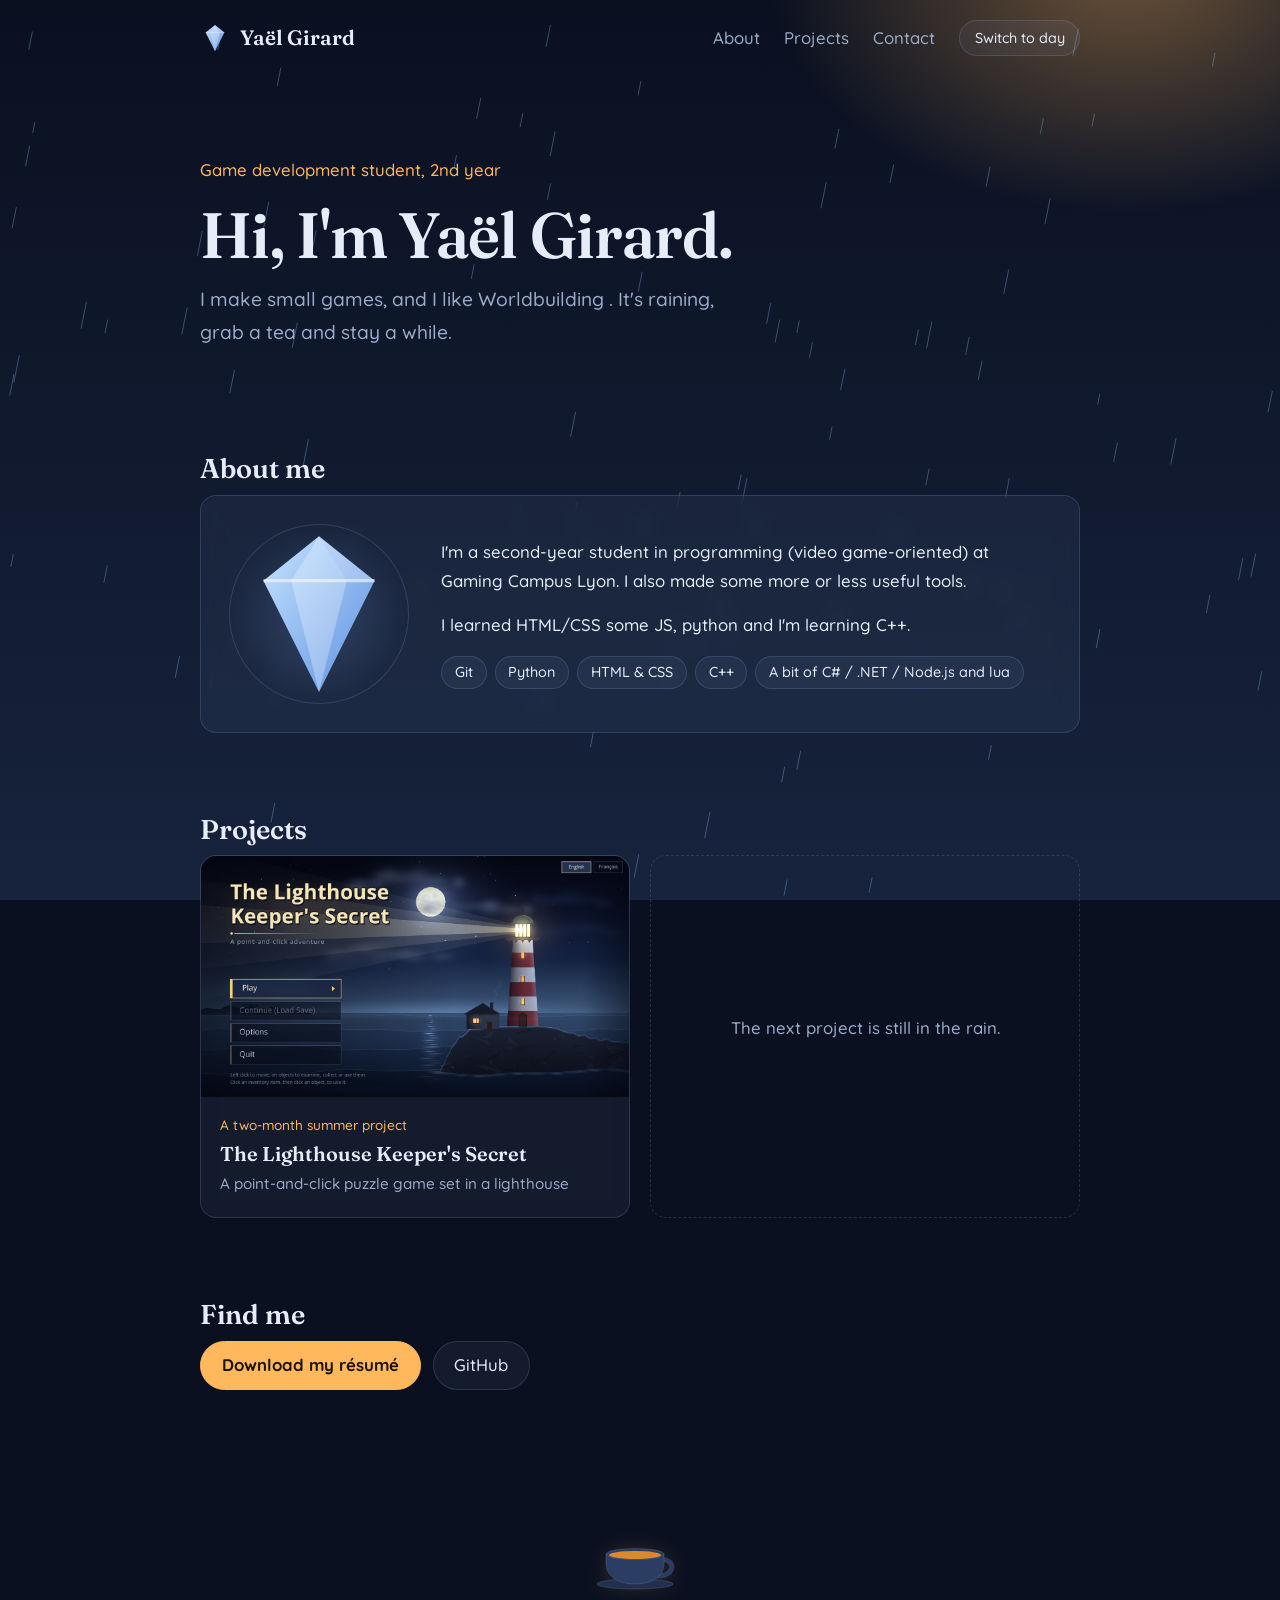
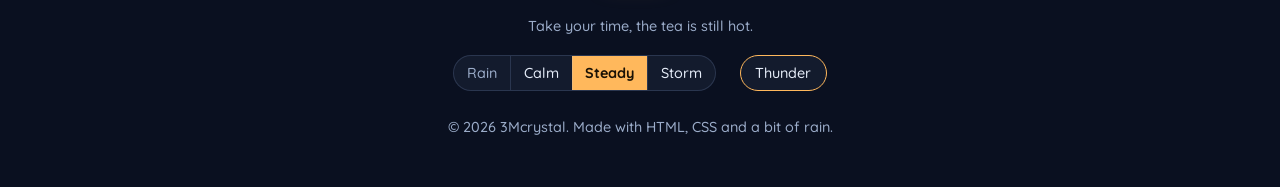
<file: index.html>
<!DOCTYPE html>
<html lang="en">
<head>
  <meta charset="UTF-8">
  <meta name="viewport" content="width=device-width, initial-scale=1.0">
  <title>Yaël Girard |  Developmdent student</title>
  <meta name="description" content="Portfolio of Yaël Girard, second-year student development.">
  <link rel="icon" href="images/crystal.svg" type="image/svg+xml">

  <!-- Gogle Fonts -->
  <link rel="preconnect" href="https://fonts.googleapis.com">
  <link rel="preconnect" href="https://fonts.gstatic.com" crossorigin>
  <link rel="stylesheet" href="https://fonts.googleapis.com/css2?family=Fraunces:opsz,wght@9..144,600&family=Quicksand:wght@500;700&display=swap">

  <link rel="stylesheet" href="style/style.css">
  <script src="js/theme.js"></script>
  <script src="js/rain.js" defer></script>
  <script src="js/thunder.js" defer></script>
</head>
<body>

  <!-- Rain drawing -->
  <canvas id="rain" aria-hidden="true"></canvas>

  <header class="site-header">
    <div class="wrap bar">
      <a class="brand" href="index.html">
        <img src="images/crystal.svg" alt="" width="30" height="30">
        Yaël Girard
      </a>
      <!-- Menu points to sections of this page, -->
      <div class="bar-right">
        <nav aria-label="Main">
          <a href="index.html#about">About</a>
          <a href="index.html#projects">Projects</a>
          <a href="index.html#contact">Contact</a>
        </nav>
        <button type="button" class="pill" id="theme-toggle" hidden>Switch to day</button>
      </div>
    </div>
  </header>

  <main class="wrap">

    <section class="hero">
      <p class="intro">Game development student, 2nd year</p>
      <h1>Hi, I'm Yaël Girard.</h1>
      <p class="lead">I make small games, and I like Worldbuilding <!-- and your mom --> . It's raining, grab a tea and stay a while.</p>
    </section>

    <section id="about">
      <h2>About me</h2>
      <div class="about glass">
        <!-- TODO: replace images/crystal.svg placeholder -->
        <img class="portrait" src="images/crystal.svg" alt="A blue crystal, standing in for a portrait">
        <div>
          <p>I'm a second-year student in programming (video game-oriented) at Gaming Campus Lyon. I also made some more or less useful tools.</p>
          <p>I learned HTML/CSS some JS, python and I'm learning C++.</p>
          <ul class="chips">
            <li>Git</li>
            <li>Python</li>
            <li>HTML &amp; CSS</li>
            <li>C++</li>
            <li>A bit of C# / .NET / Node.js and lua</li>
          </ul>
        </div>
      </div>
    </section>

    <section id="projects">
      <h2>Projects</h2>
      <div class="cards">

        <!-- ONE PROJECT = ONE CARD. -->
        <a class="card glass" href="lighthouse-keeper-secret.html">
          <img src="images/lks.png" alt="Placeholder cover image">
          <div class="card-body">
            <p class="tag">A two-month summer project</p>
            <h3>The Lighthouse Keeper's Secret</h3>
            <p>A point-and-click puzzle game set in a lighthouse <!-- Absolute sherlock Holmes --></p>
          </div>
        </a>

        <div class="card-empty">
          <p>The next project is still in the rain.</p>
        </div>

      </div>
    </section>

    <!--TODO: Upload on Itch.io and do something with linkedIn-->
    <section id="contact">
      <h2>Find me</h2>
      <div class="links">
        <a class="btn btn-main" href="cv.pdf" download>Download my résumé</a>
        <!-- <a class="btn" href="https://itch.io" target="_blank">itch.io</a> -->
        <a class="btn" href="https://github.com/3Mcrystal" target="_blank">GitHub</a>
        <!-- <a class="btn" href="https://www.linkedin.com" target="_blank">LinkedIn</a> -->
      </div>
    </section>

  </main>

  <footer class="site-footer">
    <div class="tea" aria-hidden="true">
      <span class="steam"></span>
      <span class="steam"></span>
      <span class="steam"></span>
      <span class="steam"></span>
      <svg width="100" height="44" viewBox="0 0 100 44">
        <ellipse class="saucer" cx="45" cy="38" rx="38" ry="5"/>
        <path class="handle" d="M70 14 C86 12 86 30 68 30"/>
        <path class="cup" d="M16 8 H74 V18 C74 30 62 38 45 38 C28 38 16 30 16 18 Z"/>
        <ellipse class="cup" cx="45" cy="8" rx="29" ry="5.5"/>
        <ellipse class="tea-surface" cx="45" cy="9" rx="26" ry="4"/>
      </svg>
    </div>
    <p>Take your time, the tea is still hot.</p>

    <div class="atmosphere">
      <div class="seg" id="rain-levels" role="group" aria-label="Rain intensity" hidden>
        <span>Rain</span>
        <button type="button" data-level="calm" aria-pressed="false">Calm</button>
        <button type="button" data-level="steady" aria-pressed="true">Steady</button>
        <button type="button" data-level="storm" aria-pressed="false">Storm</button>
      </div>
      <button type="button" class="pill" id="thunder-toggle" aria-pressed="true" hidden>Thunder</button>
    </div>

    <p>&copy; 2026 3Mcrystal. Made with HTML, CSS and a bit of rain.</p>
  </footer>

</body>
</html>
</file>
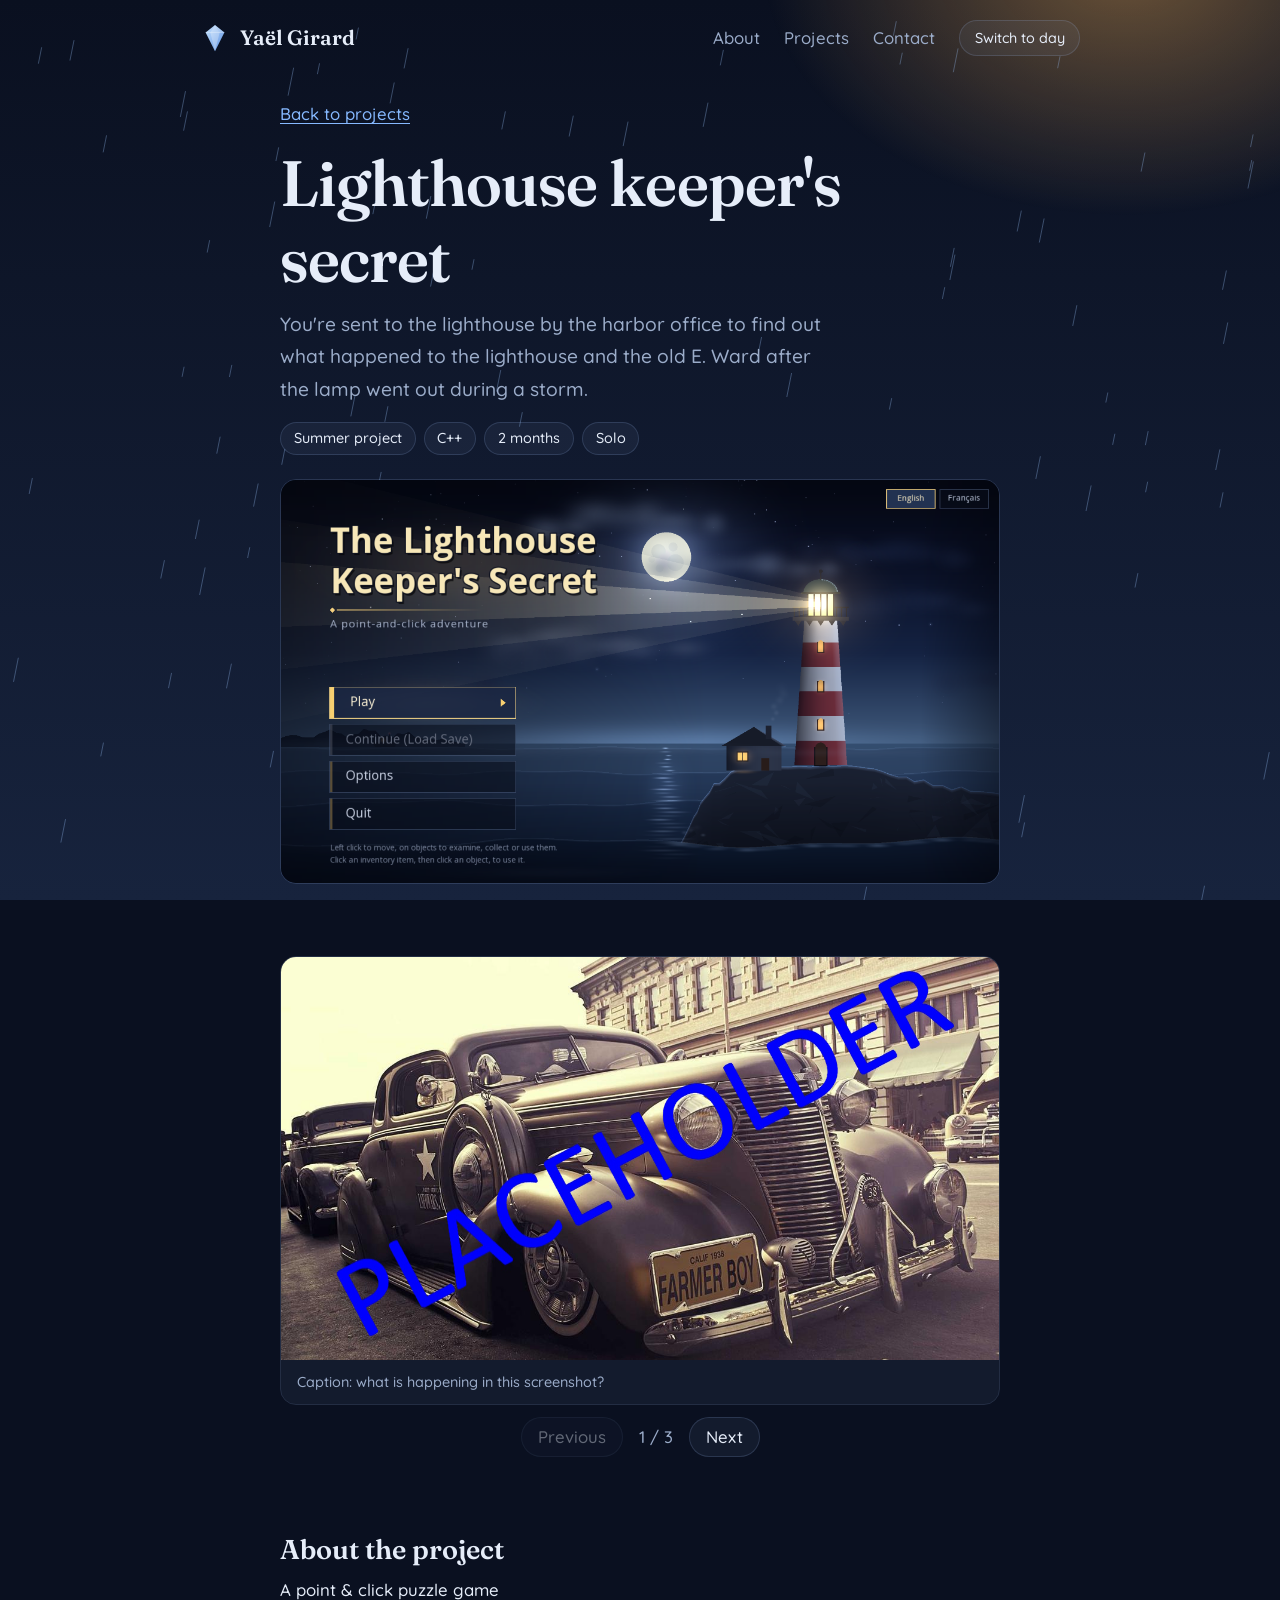
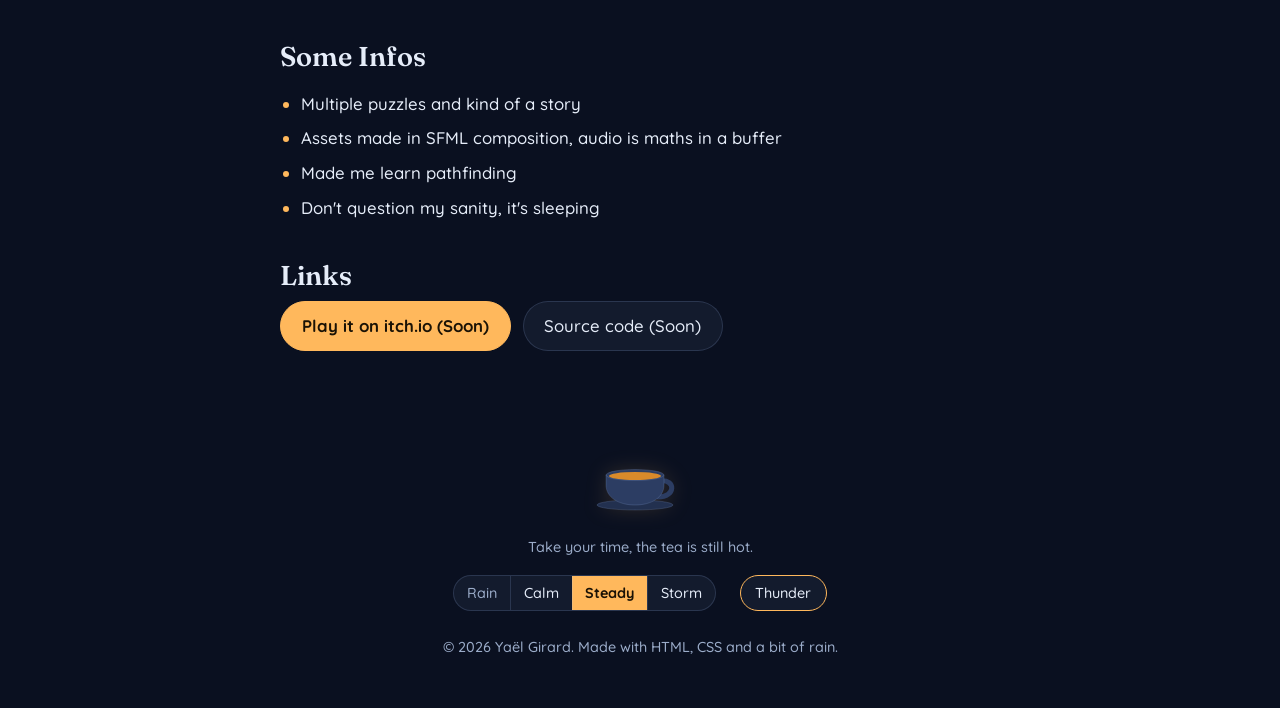
<file: lighthouse-keeper-secret.html>
<!DOCTYPE html>
<html lang="en">
<head>
  <meta charset="UTF-8">
  <meta name="viewport" content="width=device-width, initial-scale=1.0">
  <title>Lighthouse keeper's secret</title>
  <link rel="icon" href="images/crystal.svg" type="image/svg+xml">
  <link rel="preconnect" href="https://fonts.googleapis.com">
  <link rel="preconnect" href="https://fonts.gstatic.com" crossorigin>
  <link rel="stylesheet" href="https://fonts.googleapis.com/css2?family=Fraunces:opsz,wght@9..144,600&family=Quicksand:wght@500;700&display=swap">
  <link rel="stylesheet" href="style/style.css">
  <script src="js/theme.js"></script>
  <script src="js/rain.js" defer></script>
  <script src="js/thunder.js" defer></script>
  <script src="js/carousel.js" defer></script>
</head>
<body>

  <canvas id="rain" aria-hidden="true"></canvas>

  <header class="site-header">
    <div class="wrap bar">
      <a class="brand" href="index.html">
        <img src="images/crystal.svg" alt="" width="30" height="30">
        Yaël Girard
      </a>
      <div class="bar-right">
        <nav aria-label="Main">
          <a href="index.html#about">About</a>
          <a href="index.html#projects">Projects</a>
          <a href="index.html#contact">Contact</a>
        </nav>
        <button type="button" class="pill" id="theme-toggle" hidden>Switch to day</button>
      </div>
    </div>
  </header>

  <main class="wrap narrow project">

    <a class="back" href="index.html#projects">Back to projects</a>

    <h1>Lighthouse keeper's secret</h1>
    <p class="lead">You're sent to the lighthouse by the harbor office to find out what happened to the lighthouse and the old E. Ward 
      after the lamp went out during a storm.</p>

    <ul class="chips">
      <li>Summer project</li>
      <li>C++</li>
      <li>2 months</li>
      <li>Solo</li>
    </ul>

    <img class="cover" src="images/lks.png" alt="Main menu of the game">

    <!-- Caroussel, one <li> per screenshot -->
    <section class="carousel" aria-label="Screenshots">
      <ul class="slides" tabindex="0">
        <li>
          <figure>
            <img src="images/cover-placeholder.jpg" alt="Describe what the screenshot shows">
            <figcaption>Caption: what is happening in this screenshot?</figcaption>
          </figure>
        </li>
        <li>
          <figure>
            <img src="images/cover-placeholder.jpg" alt="Describe what the screenshot shows" loading="lazy">
            <figcaption>Caption: what is happening in this screenshot?</figcaption>
          </figure>
        </li>
        <li>
          <figure>
            <img src="images/cover-placeholder.jpg" alt="Describe what the screenshot shows" loading="lazy">
            <figcaption>Caption: what is happening in this screenshot?</figcaption>
          </figure>
        </li>
      </ul>
      <!-- Shown by js/carousel.js -->
      <div class="carousel-nav" hidden>
        <button type="button" data-dir="prev" aria-label="Previous screenshot">Previous</button>
        <span class="carousel-count" aria-live="polite"></span>
        <button type="button" data-dir="next" aria-label="Next screenshot">Next</button>
      </div>
    </section>

    <h2>About the project</h2>
    <p>A point & click puzzle game</p>

    <h2>Some Infos</h2>
    <ul class="list">
      <li>Multiple puzzles and kind of a story</li>
      <li>Assets made in SFML composition, audio is maths in a buffer</li>
      <li>Made me learn pathfinding</li>
      <li>Don't question my sanity, it's sleeping</li>
    </ul>

    <h2>Links</h2>
    <div class="links">
      <a class="btn btn-main">Play it on itch.io (Soon) </a>
      <a class="btn">Source code (Soon)</a>
    </div>

  </main>

  <footer class="site-footer">
    <div class="tea" aria-hidden="true">
      <span class="steam"></span>
      <span class="steam"></span>
      <span class="steam"></span>
      <span class="steam"></span>
      <svg width="100" height="44" viewBox="0 0 100 44">
        <ellipse class="saucer" cx="45" cy="38" rx="38" ry="5"/>
        <path class="handle" d="M70 14 C86 12 86 30 68 30"/>
        <path class="cup" d="M16 8 H74 V18 C74 30 62 38 45 38 C28 38 16 30 16 18 Z"/>
        <ellipse class="cup" cx="45" cy="8" rx="29" ry="5.5"/>
        <ellipse class="tea-surface" cx="45" cy="9" rx="26" ry="4"/>
      </svg>
    </div>
    <p>Take your time, the tea is still hot.</p>

    <div class="atmosphere">
      <div class="seg" id="rain-levels" role="group" aria-label="Rain intensity" hidden>
        <span>Rain</span>
        <button type="button" data-level="calm" aria-pressed="false">Calm</button>
        <button type="button" data-level="steady" aria-pressed="true">Steady</button>
        <button type="button" data-level="storm" aria-pressed="false">Storm</button>
      </div>
      <button type="button" class="pill" id="thunder-toggle" aria-pressed="true" hidden>Thunder</button>
    </div>

    <p>&copy; 2026 Yaël Girard. Made with HTML, CSS and a bit of rain.</p>
  </footer>

</body>
</html>
</file>
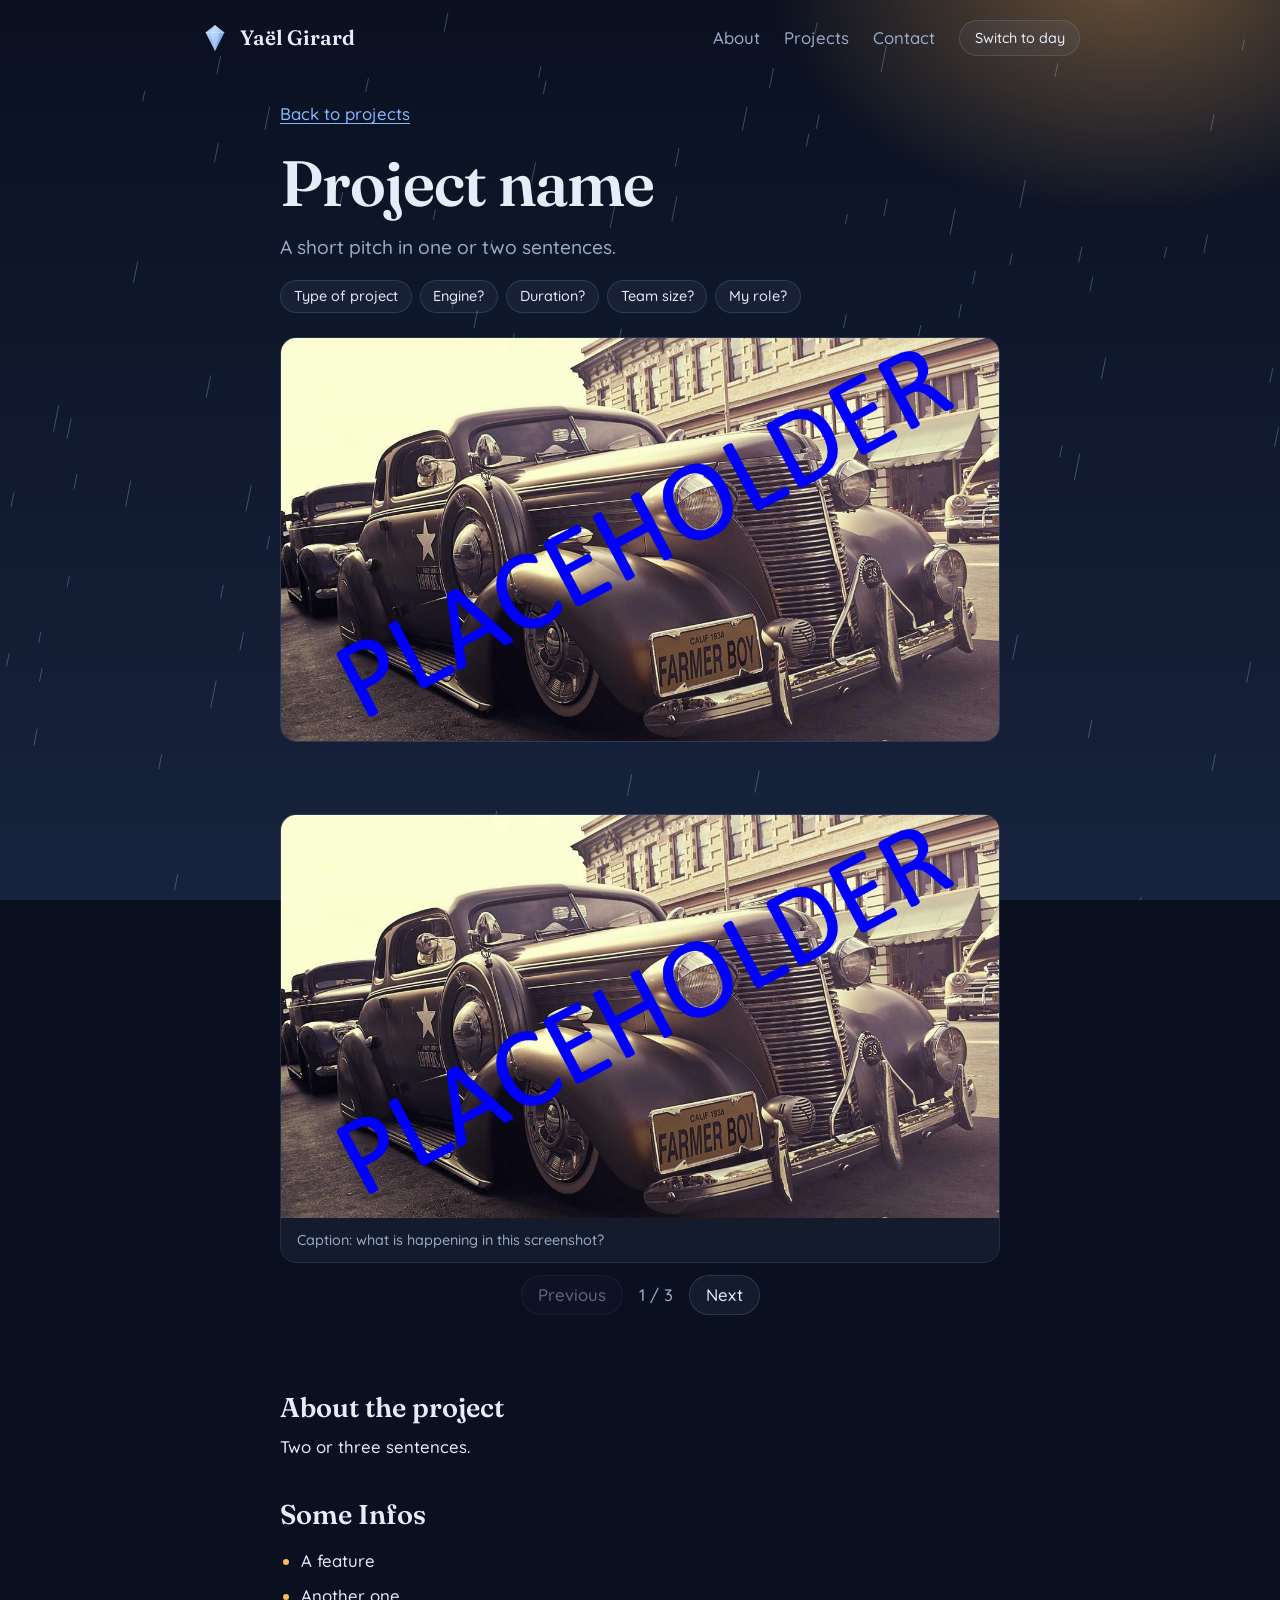
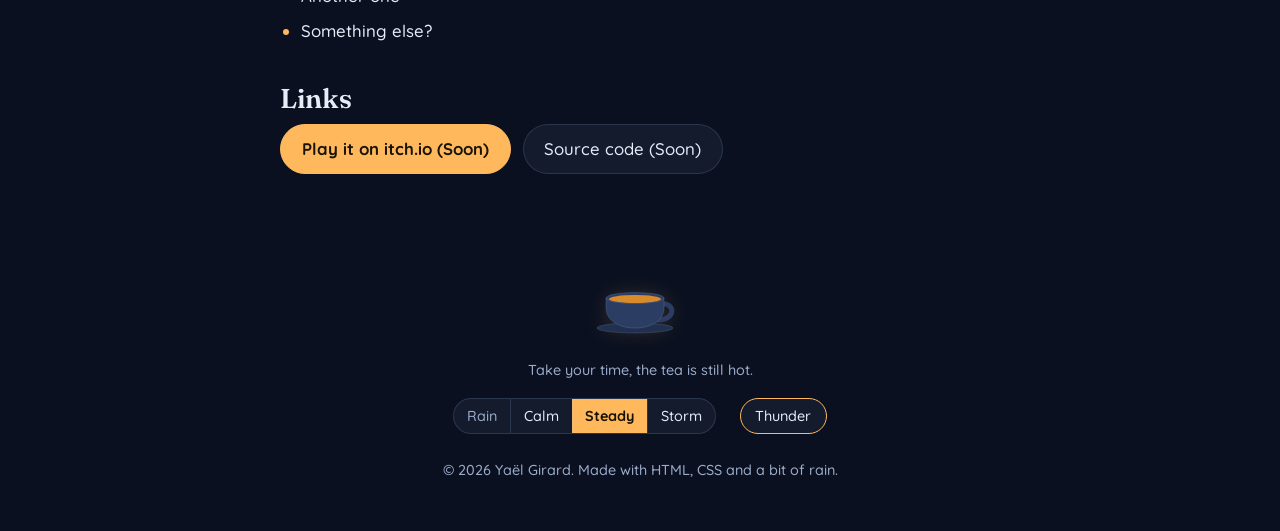
<file: project-template.html>
<!DOCTYPE html>
<html lang="en">
<head>
  <meta charset="UTF-8">
  <meta name="viewport" content="width=device-width, initial-scale=1.0">
  <title>Project name </title>
  <link rel="icon" href="images/crystal.svg" type="image/svg+xml">
  <link rel="preconnect" href="https://fonts.googleapis.com">
  <link rel="preconnect" href="https://fonts.gstatic.com" crossorigin>
  <link rel="stylesheet" href="https://fonts.googleapis.com/css2?family=Fraunces:opsz,wght@9..144,600&family=Quicksand:wght@500;700&display=swap">
  <link rel="stylesheet" href="style/style.css">
  <script src="js/theme.js"></script>
  <script src="js/rain.js" defer></script>
  <script src="js/thunder.js" defer></script>
  <script src="js/carousel.js" defer></script>
</head>
<body>

  <canvas id="rain" aria-hidden="true"></canvas>

  <header class="site-header">
    <div class="wrap bar">
      <a class="brand" href="index.html">
        <img src="images/crystal.svg" alt="" width="30" height="30">
        Yaël Girard
      </a>
      <div class="bar-right">
        <nav aria-label="Main">
          <a href="index.html#about">About</a>
          <a href="index.html#projects">Projects</a>
          <a href="index.html#contact">Contact</a>
        </nav>
        <button type="button" class="pill" id="theme-toggle" hidden>Switch to day</button>
      </div>
    </div>
  </header>

  <main class="wrap narrow project">

    <a class="back" href="index.html#projects">Back to projects</a>

    <h1>Project name</h1>
    <p class="lead">A short pitch in one or two sentences.</p>

    <!-- One <li> per detail -->
    <ul class="chips">
      <li>Type of project</li>
      <li>Engine?</li>
      <li>Duration?</li>
      <li>Team size?</li>
      <li>My role?</li>
    </ul>

    <!-- Put your image in the images folder. Keep the alt text: it describes the image. -->
    <img class="cover" src="images/cover-placeholder.jpg" alt="Describe your cover image here">

    <!-- SCREENSHOT CAROUSEL (manual). One <li> per screenshot: put the images in the
         images folder. Keep the alt text (it describes the image) and the caption.
         Delete this whole block if you have no screenshots yet. -->
    <section class="carousel" aria-label="Screenshots">
      <ul class="slides" tabindex="0">
        <li>
          <figure>
            <img src="images/cover-placeholder.jpg" alt="Describe what the screenshot shows">
            <figcaption>Caption: what is happening in this screenshot?</figcaption>
          </figure>
        </li>
        <li>
          <figure>
            <img src="images/cover-placeholder.jpg" alt="Describe what the screenshot shows" loading="lazy">
            <figcaption>Caption: what is happening in this screenshot?</figcaption>
          </figure>
        </li>
        <li>
          <figure>
            <img src="images/cover-placeholder.jpg" alt="Describe what the screenshot shows" loading="lazy">
            <figcaption>Caption: what is happening in this screenshot?</figcaption>
          </figure>
        </li>
      </ul>
      <!-- Shown by js/carousel.js -->
      <div class="carousel-nav" hidden>
        <button type="button" data-dir="prev" aria-label="Previous screenshot">Previous</button>
        <span class="carousel-count" aria-live="polite"></span>
        <button type="button" data-dir="next" aria-label="Next screenshot">Next</button>
      </div>
    </section>

    <h2>About the project</h2>
    <p>Two or three sentences.</p>

    <h2>Some Infos</h2>
    <ul class="list">
      <li>A feature</li>
      <li>Another one</li>
      <li>Something else?</li>
    </ul>

    <h2>Links</h2>
    <div class="links">
      <a class="btn btn-main">Play it on itch.io (Soon) </a>
      <a class="btn">Source code (Soon)</a>
    </div>
  </main>

  <footer class="site-footer">
    <div class="tea" aria-hidden="true">
      <span class="steam"></span>
      <span class="steam"></span>
      <span class="steam"></span>
      <span class="steam"></span>
      <svg width="100" height="44" viewBox="0 0 100 44">
        <ellipse class="saucer" cx="45" cy="38" rx="38" ry="5"/>
        <path class="handle" d="M70 14 C86 12 86 30 68 30"/>
        <path class="cup" d="M16 8 H74 V18 C74 30 62 38 45 38 C28 38 16 30 16 18 Z"/>
        <ellipse class="cup" cx="45" cy="8" rx="29" ry="5.5"/>
        <ellipse class="tea-surface" cx="45" cy="9" rx="26" ry="4"/>
      </svg>
    </div>
    <p>Take your time, the tea is still hot.</p>

    <div class="atmosphere">
      <div class="seg" id="rain-levels" role="group" aria-label="Rain intensity" hidden>
        <span>Rain</span>
        <button type="button" data-level="calm" aria-pressed="false">Calm</button>
        <button type="button" data-level="steady" aria-pressed="true">Steady</button>
        <button type="button" data-level="storm" aria-pressed="false">Storm</button>
      </div>
      <button type="button" class="pill" id="thunder-toggle" aria-pressed="true" hidden>Thunder</button>
    </div>

    <p>&copy; 2026 Yaël Girard. Made with HTML, CSS and a bit of rain.</p>
  </footer>

</body>
</html>
</file>
<file: style/style.css>
/* Night*/
:root {
  /* colors */
  --sky-top: #0a1020;                      /* sky, top of the page */
  --sky-bottom: #17233d;                   /* sky, bottom of the page */
  --glass: rgba(170, 200, 255, 0.06);      /* frosted panels */
  --glass-line: rgba(170, 200, 255, 0.16); /* thin borders */
  --text: #e6edf9;
  --muted: #9bacc9;
  --lamp: #ffb85c;                         /* warm lamp accent*/
  --lamp-text: #ffb85c;                    /* same but for text */
  --rain: #86b9ff;                         /* links */

  /* light and atmosphere */
  --lamp-glow: rgba(255, 184, 92, 0.4);    /* glow in the top-right corner */
  --glow: rgba(255, 184, 92, 0.14);        /* halo on hover */
  --rain-drop: rgba(160, 200, 255, 0.32);  /* for rain.js */
  --cup: #2c3d63;
  --saucer: #22304f;
  --tea: #d98a2b;
  --steam: rgba(230, 237, 249, 0.6);

  /* fonts (loaded from Google Fonts) */
  --font-title: "Fraunces", Georgia, serif;
  --font-body: "Quicksand", "Trebuchet MS", sans-serif;

  /* shape */
  --radius: 16px;
}

/* morning*/
:root[data-theme="day"] {
  --sky-top: #e3eaf3;
  --sky-bottom: #b7c7da;
  --glass: rgba(255, 255, 255, 0.5);
  --glass-line: rgba(40, 70, 120, 0.22);
  --text: #16223b;
  --muted: #3d4f6e;
  --lamp: #f0a43a;
  --lamp-text: #8a4500;
  --rain: #164d99;

  --lamp-glow: rgba(255, 255, 255, 0.8);
  --glow: rgba(240, 164, 58, 0.28);
  --rain-drop: rgba(55, 85, 135, 0.38);
  --cup: #f6f9fc;
  --saucer: #dde5ef;
  --tea: #b86a1c;
  --steam: rgba(70, 90, 125, 0.45);
}


/*Base */

* {
  box-sizing: border-box;
}

body {
  margin: 0;
  min-height: 100vh;
  font-family: var(--font-body);
  font-size: 1.05rem;
  font-weight: 500;
  line-height: 1.7;
  color: var(--text);
  background-color: var(--sky-top); /* shown if the gradient fails */
  background-image: linear-gradient(var(--sky-top), var(--sky-bottom));
  background-attachment: fixed;
}

h1,
h2,
h3 {
  font-family: var(--font-title);
  font-weight: 600;
  line-height: 1.2;
  margin: 0 0 0.6rem;
}

h1 {
  font-size: clamp(2.4rem, 7vw, 4rem);
  letter-spacing: -0.015em;
}

h2 {
  font-size: 1.7rem;
}

p {
  margin: 0 0 1rem;
}

a {
  color: var(--rain);
  text-underline-offset: 3px;
}

a:hover {
  color: var(--lamp-text);
}

a:focus-visible,
button:focus-visible {
  outline: 2px solid var(--lamp-text);
  outline-offset: 3px;
  border-radius: 4px;
}

::selection {
  background: var(--lamp);
  color: #1a1205;
}

/* Keeps content centered */
.wrap {
  max-width: 920px;
  margin: 0 auto;
  padding: 0 1.25rem;
}

/* Narrower column for pages with books of text */
.narrow {
  max-width: 760px;
}

/* It's raining */
#rain {
  position: fixed;
  top: 0;
  left: 0;
  width: 100%;
  height: 100%;
  /*z-index: 2; I didn't saw it at first*/
  z-index: 0;
  pointer-events: none;
}

.site-header,
main,
.site-footer {
  position: relative;
  z-index: 1;
}

/*Frosted-glass look */
.glass {
  background: var(--glass);
  border: 1px solid var(--glass-line);
  border-radius: var(--radius);
  -webkit-backdrop-filter: blur(10px);
  backdrop-filter: blur(10px);
}


/* Lamp 

On page open, lamp switches on 
then flickers slightly, forever. */

body::before {
  content: "";
  position: fixed;
  top: 0;
  left: 0;
  width: 100%;
  height: 100%;
  z-index: 0;
  pointer-events: none;
  background: radial-gradient(520px 360px at 88% -4%, var(--lamp-glow), transparent 70%);
  animation:
    lamp-on 2s ease-out both,
    lamp-flicker 9s 2s infinite;
}

@keyframes lamp-on {
  from { opacity: 0; }
  to   { opacity: 1; }
}

@keyframes lamp-flicker {
  0%, 100% { opacity: 1; }
  8%       { opacity: 0.9; }
  12%      { opacity: 1; }
  47%      { opacity: 0.96; }
  52%      { opacity: 0.84; }
  55%      { opacity: 0.97; }
  80%      { opacity: 0.93; }
}


/* Thunder (remove if ugly)
A soft pulse of pale blue light 
(It's not ugly, yipee!)
*/
body::after {
  content: "";
  position: fixed;
  top: 0;
  left: 0;
  width: 100%;
  height: 100%;
  z-index: 2;
  pointer-events: none;
  background: #bed7ff;
  opacity: 0;
}

body.flash::after {
  animation: lightning 1.6s ease-out;
}

@keyframes lightning {
  0%   { opacity: 0; }
  12%  { opacity: 0.13; }
  100% { opacity: 0; }
}


/* Header */

.bar {
  display: flex;
  justify-content: space-between;
  align-items: center;
  flex-wrap: wrap;
  gap: 0.75rem 1.5rem;
  padding-top: 1.25rem;
  padding-bottom: 1.25rem;
}

.bar-right {
  display: flex;
  align-items: center;
  flex-wrap: wrap;
  gap: 0.75rem 1.5rem;
}

.brand {
  display: flex;
  align-items: center;
  gap: 0.6rem;
  color: var(--text);
  text-decoration: none;
  font-family: var(--font-title);
  font-weight: 600;
  font-size: 1.3rem;
}

.brand:hover {
  color: var(--text);
}

nav {
  display: flex;
  gap: 1.5rem;
}

nav a {
  color: var(--muted);
  text-decoration: none;
  transition: color 0.2s, text-shadow 0.2s;
}

nav a:hover {
  color: var(--lamp-text);
  text-shadow: 0 0 14px var(--glow);
}


/* Home */

.hero {
  padding: 5rem 0 3rem;
}

.hero .intro {
  color: var(--lamp-text);
  margin-bottom: 0.75rem;
}

.lead {
  max-width: 34rem;
  font-size: 1.2rem;
  color: var(--muted);
}

section {
  padding: 2.5rem 0;
}

.about {
  display: grid;
  grid-template-columns: 180px 1fr;
  align-items: center;
  gap: 2rem;
  padding: 1.75rem;
}

.about p:last-of-type {
  margin-bottom: 0;
}

.portrait {
  display: block;
  width: 100%;
  max-width: 180px;
  aspect-ratio: 1;
  border-radius: 50%;
  object-fit: cover;
  border: 1px solid var(--glass-line);
  background: radial-gradient(circle, rgba(134, 185, 255, 0.2), transparent 70%);
}

/* Small pills: skills on home page, details on project pages */
.chips {
  list-style: none;
  padding: 0;
  margin: 1rem 0 0;
  display: flex;
  flex-wrap: wrap;
  gap: 0.5rem;
}

.chips li {
  font-size: 0.9rem;
  padding: 0.2rem 0.8rem;
  border: 1px solid var(--glass-line);
  border-radius: 999px;
  background: var(--glass);
}


/* Project cards */

.cards {
  display: grid;
  grid-template-columns: repeat(auto-fit, minmax(260px, 1fr));
  gap: 1.25rem;
}

.card {
  display: block;
  overflow: hidden;
  color: inherit;
  text-decoration: none;
  transition: transform 0.2s, border-color 0.2s, box-shadow 0.3s;
}

/* Hovering a card lifts and warms up */
.card:hover {
  color: inherit;
  transform: translateY(-4px);
  border-color: var(--lamp);
  box-shadow:
    0 10px 40px var(--glow),
    inset 0 0 40px var(--glow);
}

.card img {
  display: block;
  width: 100%;
  aspect-ratio: 16 / 9;
  object-fit: cover;
}

.card-body {
  padding: 1rem 1.2rem 1.3rem;
}

.card h3 {
  font-size: 1.25rem;
  margin-bottom: 0.3rem;
}

.card p {
  margin: 0;
  color: var(--muted);
  font-size: 0.95rem;
}

.card .tag {
  color: var(--lamp-text);
  font-size: 0.85rem;
  margin-bottom: 0.4rem;
}

.card-empty {
  display: grid;
  place-items: center;
  min-height: 200px;
  padding: 1.5rem;
  text-align: center;
  color: var(--muted);
  border: 1px dashed var(--glass-line);
  border-radius: var(--radius);
}


/* Buttons / links */

.links {
  display: flex;
  flex-wrap: wrap;
  gap: 0.75rem;
}

.btn {
  display: inline-block;
  padding: 0.6rem 1.3rem;
  color: var(--text);
  text-decoration: none;
  background: var(--glass);
  border: 1px solid var(--glass-line);
  border-radius: 999px;
  transition: border-color 0.2s, color 0.2s, box-shadow 0.3s;
}

.btn:hover {
  color: var(--lamp-text);
  border-color: var(--lamp);
  box-shadow: 0 0 22px var(--glow);
}

.btn-main {
  color: #1a1205;
  font-weight: 700;
  background: var(--lamp);
  border-color: var(--lamp);
}

.btn-main:hover {
  color: #1a1205;
  background: #ffc983;
  box-shadow: 0 0 28px var(--glow);
}


/*Project page*/

.back {
  display: inline-block;
  margin: 1.5rem 0 1rem;
}

.cover {
  display: block;
  width: 100%;
  aspect-ratio: 16 / 9;
  object-fit: cover;
  margin: 1.5rem 0 2rem;
  border: 1px solid var(--glass-line);
  border-radius: var(--radius);
}

.project h2 {
  margin-top: 2.25rem;
}

.project ul.list {
  padding-left: 1.3rem;
}

.project ul.list li {
  margin-bottom: 0.4rem;
}

.project ul.list li::marker {
  color: var(--lamp-text);
}

/* The box to remove once page is done */
.notice {
  margin-bottom: 1.5rem;
  padding: 0.8rem 1rem;
  color: var(--lamp-text);
  font-size: 0.95rem;
  border: 1px dashed var(--lamp);
  border-radius: 12px;
}


/* Screenshot carousel */
.carousel {
  margin: 1.5rem 0 2rem;
}

.slides {
  display: flex;
  margin: 0;
  padding: 0;
  list-style: none;
  overflow-x: auto;
  scroll-snap-type: x mandatory;
  border: 1px solid var(--glass-line);
  border-radius: var(--radius);
  scrollbar-width: thin;
  scrollbar-color: var(--glass-line) transparent;
}

.slides:focus-visible {
  outline: 2px solid var(--lamp);
  outline-offset: 3px;
}

.slides li {
  flex: 0 0 100%;
  scroll-snap-align: center;
}

.slides figure {
  margin: 0;
}

.slides img {
  display: block;
  width: 100%;
  aspect-ratio: 16 / 9;
  object-fit: cover;
}

.slides figcaption {
  padding: 0.6rem 1rem;
  color: var(--muted);
  font-size: 0.9rem;
  background: var(--glass);
}

.carousel-nav {
  display: flex;
  align-items: center;
  justify-content: center;
  gap: 1rem;
  margin-top: 0.75rem;
  color: var(--muted);
}

.carousel-nav button {
  font: inherit;
  color: var(--text);
  background: var(--glass);
  border: 1px solid var(--glass-line);
  border-radius: 999px;
  padding: 0.3rem 1rem;
  cursor: pointer;
}

.carousel-nav button:hover:not(:disabled) {
  color: var(--lamp-text);
  border-color: var(--lamp);
}

.carousel-nav button:disabled {
  opacity: 0.4;
  cursor: default;
}

/* Smooth unless less motion */
@media (prefers-reduced-motion: no-preference) {
  .slides {
    scroll-behavior: smooth;
  }
}


/* 404 */

.lost {
  padding: 5rem 0 3rem;
  text-align: center;
}

.lost .code {
  margin: 0;
  color: var(--lamp-text);
  font-family: var(--font-title);
  font-size: clamp(4rem, 18vw, 8rem);
  line-height: 1;
}

.lost .lead {
  margin-left: auto;
  margin-right: auto;
}

.lost .links {
  justify-content: center;
}


/* Footer */

.site-footer {
  padding: 3rem 1.25rem 2rem;
  text-align: center;
  color: var(--muted);
  font-size: 0.9rem;
}

/* inline SVG;
IT'S A FUCKING TEXT DRAWING
Please kill me
Don't do this
Don't be like me
And keep your sanity
By drawing the tea cup
(or using internet)
Then exporting it
And use it as an <img>
Fuck.
*/
.tea {
  position: relative;
  width: 100px;
  height: 64px;
  margin: 3rem auto 1.5rem;
  z-index: 1;
}

.tea svg {
  position: absolute;
  left: 0;
  bottom: 0;
  display: block;
  filter: drop-shadow(0 0 10px var(--glow));
  z-index: 1;
}

.tea .saucer {
  fill: var(--saucer);
  stroke: var(--glass-line);
  z-index: 1;
}

.tea .cup {
  fill: var(--cup);
  stroke: var(--glass-line);
  z-index: 1;
}

.tea .handle {
  fill: none;
  stroke: var(--cup);
  stroke-width: 5;
  stroke-linecap: round;
  z-index: 1;
}

.tea .tea-surface {
  fill: var(--tea);
  z-index: 1;
}

.steam {
  position: absolute;
  bottom: 44px;
  width: 10px;
  height: 34px;
  border-radius: 50%;
  background: var(--steam);
  filter: blur(6px);
  opacity: 0;
  animation: steam-rise 5s ease-in-out infinite;
  z-index: 1;
}

.steam:nth-child(1) { left: 34px; animation-delay: 0s; }
.steam:nth-child(2) { left: 46px; animation-delay: 1.8s; animation-duration: 6s; }
.steam:nth-child(3) { left: 58px; animation-delay: 3.2s; animation-duration: 5.5s; }
.steam:nth-child(4) { left: 20px; animation-delay: 0.7s; animation-duration: 9s; }

@keyframes steam-rise {
  0%   { transform: translate(0, 0) scale(0.8, 0.6); opacity: 0; }
  20%  { opacity: 0.8; }
  60%  { transform: translate(6px, -22px) scale(1.2, 1); }
  100% { transform: translate(-4px, -48px) scale(1.8, 1.2); opacity: 0; }
}

.atmosphere {
  display: flex;
  flex-wrap: wrap;
  justify-content: center;
  align-items: center;
  gap: 0.75rem 1.5rem;
  margin-bottom: 1.5rem;
}

/* "seg" = a row of buttons stuck together where one is selected */
.seg {
  display: inline-flex;
  align-items: center;
  overflow: hidden;
  background: var(--glass);
  border: 1px solid var(--glass-line);
  border-radius: 999px;
}

.seg span {
  padding: 0.3rem 0.8rem;
}

.seg button {
  font: inherit;
  color: var(--text);
  background: transparent;
  border: 0;
  border-left: 1px solid var(--glass-line);
  padding: 0.3rem 0.8rem;
  cursor: pointer;
}

.seg button:hover {
  color: var(--lamp-text);
}

.seg button[aria-pressed="true"] {
  color: #1a1205;
  font-weight: 700;
  background: var(--lamp);
}

/* "pill" = a single round button */
.pill {
  font: inherit;
  font-size: 0.9rem;
  color: var(--text);
  background: var(--glass);
  border: 1px solid var(--glass-line);
  border-radius: 999px;
  padding: 0.3rem 0.9rem;
  cursor: pointer;
  transition: border-color 0.2s, color 0.2s, box-shadow 0.3s;
}

.pill:hover {
  color: var(--lamp-text);
  border-color: var(--lamp);
  box-shadow: 0 0 18px var(--glow);
}

.pill[aria-pressed="true"] {
  border-color: var(--lamp);
}

/* An "off" toggle */
.pill[aria-pressed="false"] {
  color: var(--muted);
  text-decoration: line-through;
}

/* Hidden buttons in HTML and shown by JS file */
[hidden] {
  display: none !important;
}


/* Small screens */

@media (max-width: 640px) {
  .hero {
    padding-top: 3rem;
  }

  .about {
    grid-template-columns: 1fr;
    gap: 1.25rem;
  }

  .portrait {
    max-width: 140px;
  }
}



/*  No lamp animation, no steam, no flicker, no flash. */
@media (prefers-reduced-motion: reduce) {
  *,
  *::before,
  *::after {
    animation: none !important;
    transition: none !important;
  }
}
</file>
